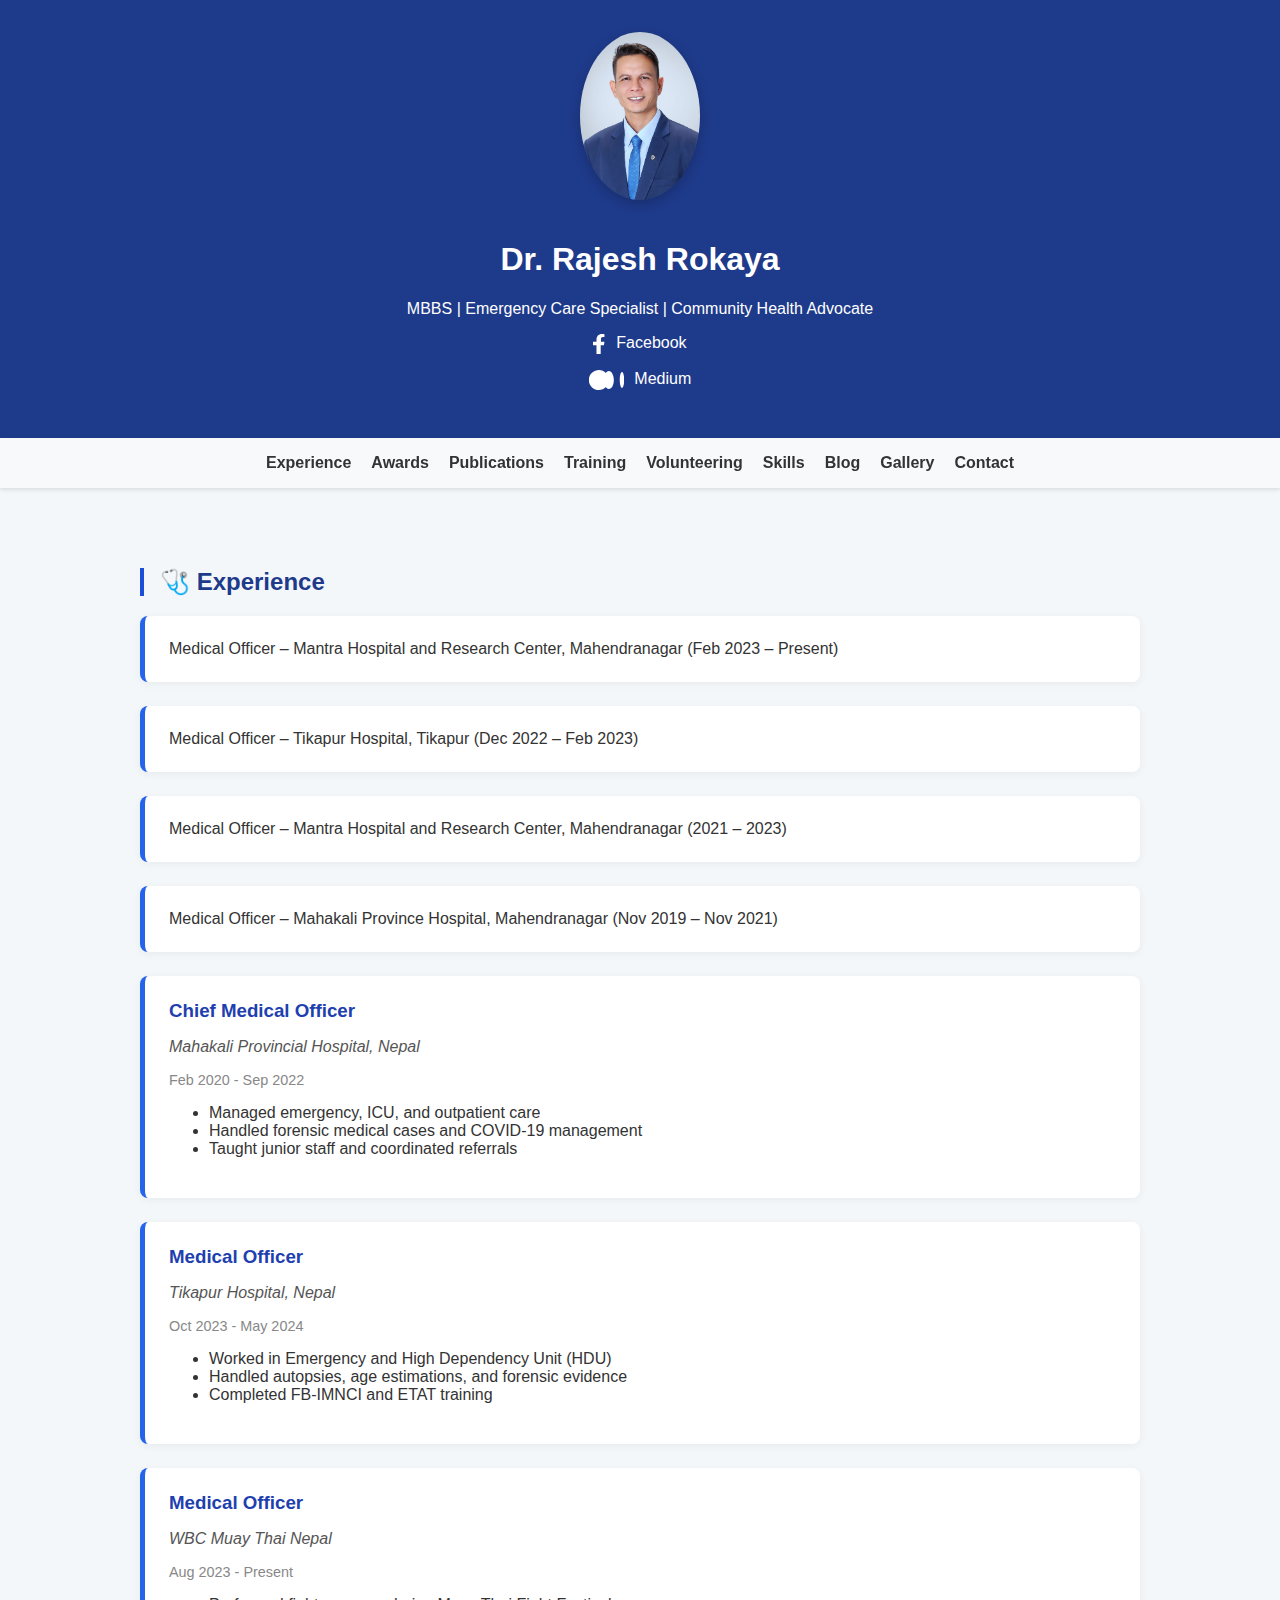
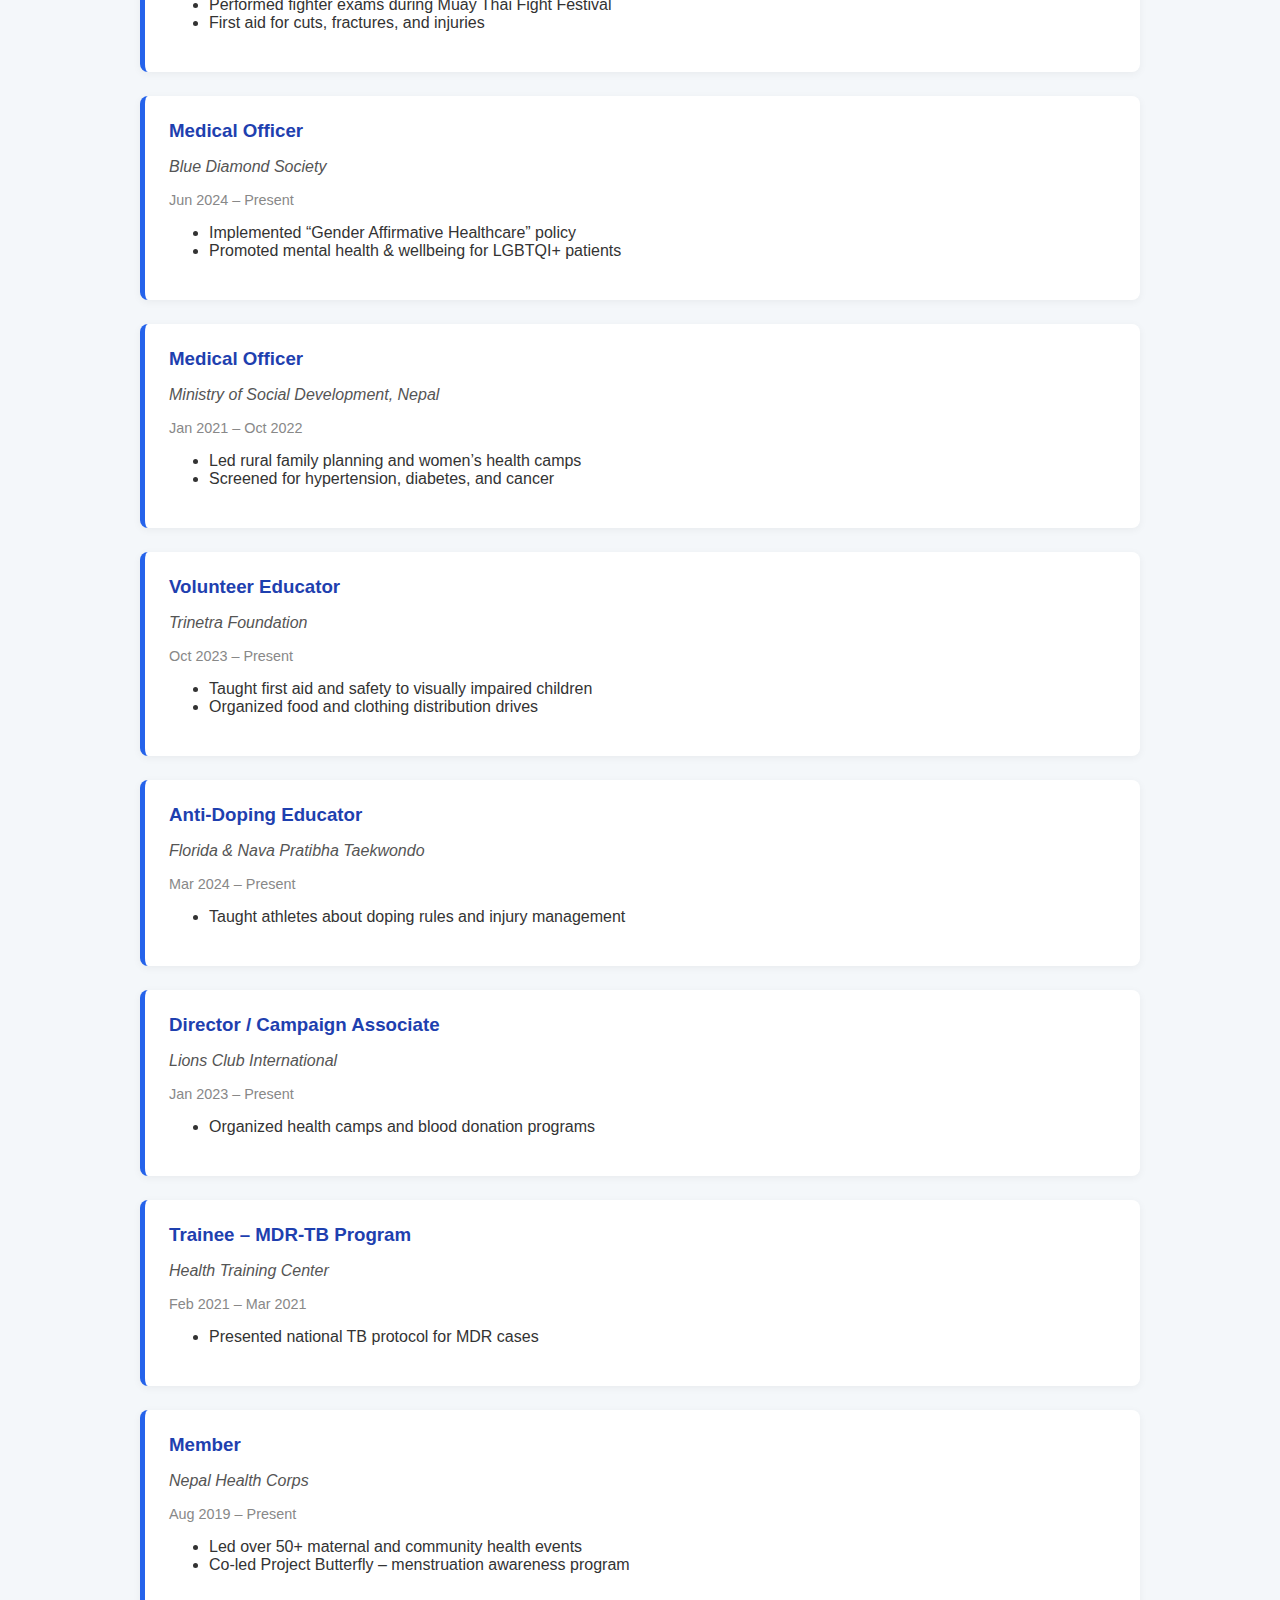
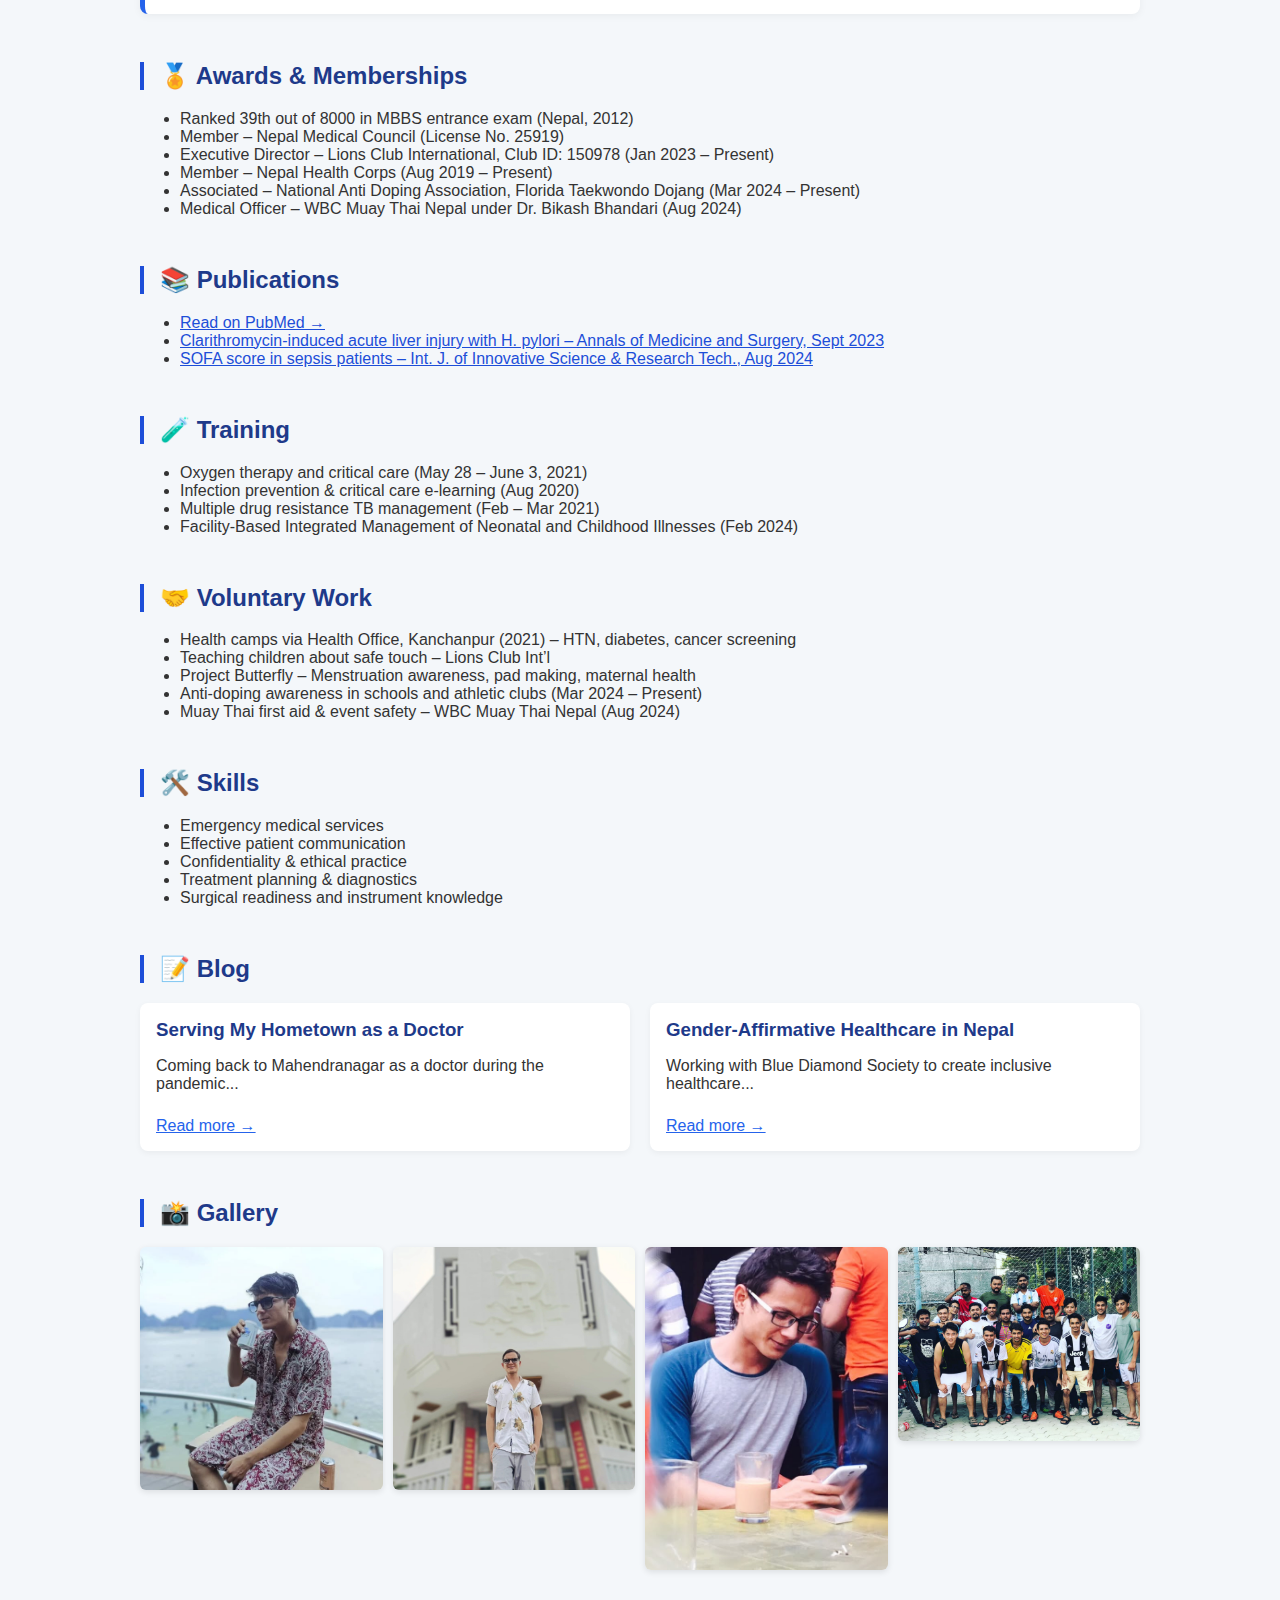
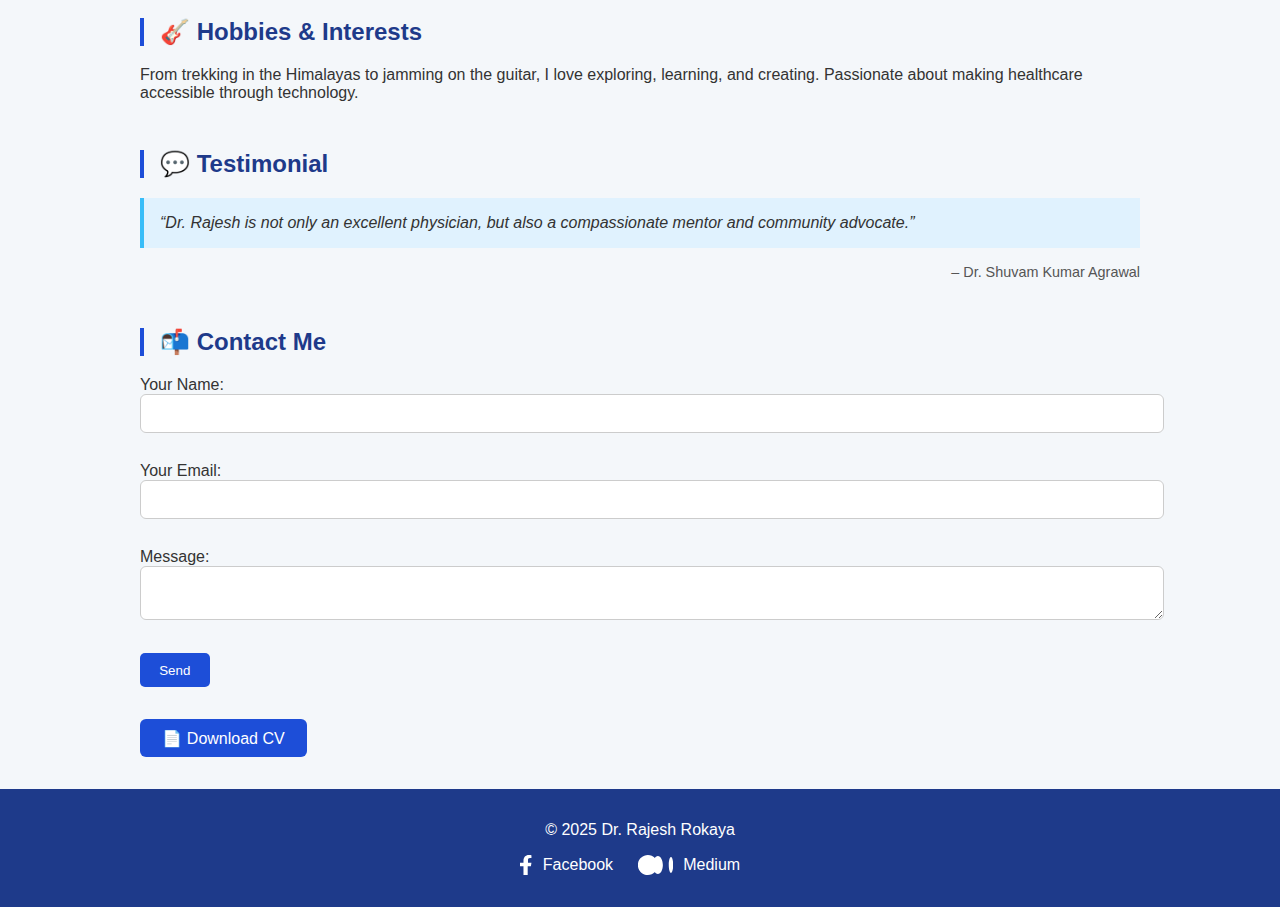
<file: index.html>
<!DOCTYPE html>
<html lang="en">
<head>
  <meta charset="UTF-8" />
  <meta name="viewport" content="width=device-width, initial-scale=1.0"/>
  <title>Dr. Rajesh Rokaya</title>
  <link rel="stylesheet" href="styles.css">
  <link rel="stylesheet" href="https://cdnjs.cloudflare.com/ajax/libs/font-awesome/6.5.0/css/all.min.css" />

</head>

<script>
  // Show button when scrolled down
  window.onscroll = function () {
    const btn = document.getElementById("scrollTopBtn");
    if (document.body.scrollTop > 200 || document.documentElement.scrollTop > 200) {
      btn.style.display = "block";
    } else {
      btn.style.display = "none";
    }
  };

  function scrollToTop() {
    window.scrollTo({ top: 0, behavior: 'smooth' });
  }
</script>

<body>
  <button onclick="scrollToTop()" id="scrollTopBtn" title="Go to top">⬆️</button>

  <header>
    <div class="hero">
      <img src="doctor-profile.jpg" alt="Dr. Rajesh Rokaya" />
      <h1>Dr. Rajesh Rokaya</h1>
      <p>MBBS | Emergency Care Specialist | Community Health Advocate</p>
      <p>
        <a href="https://www.facebook.com/rajesh.rokaya.3" target="_blank" style="color: white; text-decoration: none;">
          <svg xmlns="http://www.w3.org/2000/svg" height="20" viewBox="0 0 320 512" fill="white" style="vertical-align: middle; margin-right: 6px;">
            <path d="M279.14 288l14.22-92.66h-88.91V127.72c0-25.35 12.42-50.06 52.24-50.06H293V6.26S259.5 0 225.36 0C141.09 0 89.09 54.42 89.09 153.36V195.3H0v92.66h89.09V512h107.78V288z"/>
          </svg>
          Facebook
        </a>
      </p>
      <p>   <a href="https://medium.com/@dr.rajeshrokayaofficial" target="_blank" style="color: white; text-decoration: none;">
        <svg xmlns="http://www.w3.org/2000/svg" height="20" viewBox="0 0 1043.63 592.71" fill="white" style="vertical-align: middle; margin-right: 6px;">
          <path d="M588.67 296.35c0 163.7-132.72 296.36-296.36 296.36S-4.05 460.05-4.05 296.35 128.67 0 292.31 0s296.36 132.65 296.36 296.35zM736.88 296.35c0 147.64-65.84 267.31-147.07 267.31s-147.06-119.67-147.06-267.31 65.84-267.3 147.06-267.3 147.07 119.67 147.07 267.3zm306.75 0c0 130.08-29.45 235.52-65.75 235.52s-65.76-105.44-65.76-235.52S941.57 60.83 977.88 60.83s65.75 105.44 65.75 235.52z"/>
        </svg>
        Medium
      </a></p>
    </div>
  </header>

  <nav class="navbar">
    <ul>
      <li><a href="#experience">Experience</a></li>
      <li><a href="#awards">Awards</a></li>
      <li><a href="#publications">Publications</a></li>
      <li><a href="#training">Training</a></li>
      <li><a href="#volunteering">Volunteering</a></li>
      <li><a href="#skills">Skills</a></li>
      <li><a href="#blog">Blog</a></li>
      <li><a href="#gallery">Gallery</a></li>
      <li><a href="#contact">Contact</a></li>
    </ul>
  </nav>

  <main>
    <section id="experience">
      <h2>🩺 Experience</h2>
      <div class="cards">
        <div class="card">Medical Officer – Mantra Hospital and Research Center, Mahendranagar (Feb 2023 – Present)</div>
        <div class="card">Medical Officer – Tikapur Hospital, Tikapur (Dec 2022 – Feb 2023)</div>
        <div class="card">Medical Officer – Mantra Hospital and Research Center, Mahendranagar (2021 – 2023)</div>
        <div class="card">Medical Officer – Mahakali Province Hospital, Mahendranagar (Nov 2019 – Nov 2021)</div>
      </div>
    </section>

    <section id="awards">
      <h2>🏅 Awards & Memberships</h2>
      <ul>
        <li>Ranked 39th out of 8000 in MBBS entrance exam (Nepal, 2012)</li>
        <li>Member – Nepal Medical Council (License No. 25919)</li>
        <li>Executive Director – Lions Club International, Club ID: 150978 (Jan 2023 – Present)</li>
        <li>Member – Nepal Health Corps (Aug 2019 – Present)</li>
        <li>Associated – National Anti Doping Association, Florida Taekwondo Dojang (Mar 2024 – Present)</li>
        <li>Medical Officer – WBC Muay Thai Nepal under Dr. Bikash Bhandari (Aug 2024)</li>
      </ul>
    </section>

    <section id="publications">
      <h2>📚 Publications</h2>
      <ul class="links">
        <li>
          <a href="https://dx.doi.org/10.1097/MS9.0000000000001135" target="_blank">Read on PubMed →</a>
        </li>
      </ul>
    </section>

    <section id="training">
      <h2>🧪 Training</h2>
      <ul>
        <li>Oxygen therapy and critical care (May 28 – June 3, 2021)</li>
        <li>Infection prevention & critical care e-learning (Aug 2020)</li>
        <li>Multiple drug resistance TB management (Feb – Mar 2021)</li>
        <li>Facility-Based Integrated Management of Neonatal and Childhood Illnesses (Feb 2024)</li>
      </ul>
    </section>

    <section id="volunteering">
      <h2>🤝 Voluntary Work</h2>
      <ul>
        <li>Health camps via Health Office, Kanchanpur (2021) – HTN, diabetes, cancer screening</li>
        <li>Teaching children about safe touch – Lions Club Int’l</li>
        <li>Project Butterfly – Menstruation awareness, pad making, maternal health</li>
        <li>Anti-doping awareness in schools and athletic clubs (Mar 2024 – Present)</li>
        <li>Muay Thai first aid & event safety – WBC Muay Thai Nepal (Aug 2024)</li>
      </ul>
    </section>

    <section id="skills">
      <h2>🛠️ Skills</h2>
      <ul>
        <li>Emergency medical services</li>
        <li>Effective patient communication</li>
        <li>Confidentiality & ethical practice</li>
        <li>Treatment planning & diagnostics</li>
        <li>Surgical readiness and instrument knowledge</li>
      </ul>
    </section>

    <section id="blog">
      <h2>📝 Blog</h2>
      <div class="blog-posts">
        <article>
          <h3>Serving My Hometown as a Doctor</h3>
          <p>Coming back to Mahendranagar as a doctor during the pandemic...</p>
          <a href="blog-serving-hometown.html">Read more →</a>
        </article>
        <article>
          <h3>Gender-Affirmative Healthcare in Nepal</h3>
          <p>Working with Blue Diamond Society to create inclusive healthcare...</p>
          <a href="blog-gender-affirmative.html">Read more →</a>
        </article>
      </div>
    </section>

    <section id="gallery">
      <h2>📸 Gallery</h2>
      <div class="gallery">
        <img src="gallery/img.jpg" alt="Health Camp" />
        <img src="gallery/img1.jpg" alt="Muay Thai Medical Team" />
        <img src="gallery/img2.jpg" alt="LGBTQ Health Project" />
        <img src="gallery/img3.jpg" alt="Trinetra Foundation Visit" />
      </div>
    </section>

    <section id="hobbies">
      <h2>🎸 Hobbies & Interests</h2>
      <p>From trekking in the Himalayas to jamming on the guitar, I love exploring, learning, and creating. Passionate about making healthcare accessible through technology.</p>
    </section>

    <section id="testimonials">
      <h2>💬 Testimonial</h2>
      <blockquote>
        “Dr. Rajesh is not only an excellent physician, but also a compassionate mentor and community advocate.”
      </blockquote>
      <p class="author">– Dr. Shuvam Kumar Agrawal</p>
    </section>

    <section id="contact">
      <h2>📬 Contact Me</h2>
      <form name="contact" method="POST" netlify>
        <p>
          <label>Your Name: <input type="text" name="name" required/></label>
        </p>
        <p>
          <label>Your Email: <input type="email" name="email" required/></label>
        </p>
        <p>
          <label>Message: <textarea name="message" required></textarea></label>
        </p>
        <p>
          <button type="submit">Send</button>
        </p>
      </form>
    </section>

    <section class="center">
      <a href="CV_Rajesh_Rokaya.pdf" download class="btn">📄 Download CV</a>
    </section>
  </main>

  <footer>
    <p>&copy; 2025 Dr. Rajesh Rokaya</p>
    <p>
      <a href="https://www.facebook.com/rajesh.rokaya.3" target="_blank" style="color: white; text-decoration: none;">
        <svg xmlns="http://www.w3.org/2000/svg" height="20" viewBox="0 0 320 512" fill="white" style="vertical-align: middle; margin-right: 6px;">
          <path d="M279.14 288l14.22-92.66h-88.91V127.72c0-25.35 12.42-50.06 52.24-50.06H293V6.26S259.5 0 225.36 0C141.09 0 89.09 54.42 89.09 153.36V195.3H0v92.66h89.09V512h107.78V288z"/>
        </svg>
        Facebook
      </a>
      <a href="https://medium.com/@dr.rajeshrokayaofficial" target="_blank" style="color: white; text-decoration: none;">
        <svg xmlns="http://www.w3.org/2000/svg" height="20" viewBox="0 0 1043.63 592.71" fill="white" style="vertical-align: middle; margin-right: 6px;">
          <path d="M588.67 296.35c0 163.7-132.72 296.36-296.36 296.36S-4.05 460.05-4.05 296.35 128.67 0 292.31 0s296.36 132.65 296.36 296.35zM736.88 296.35c0 147.64-65.84 267.31-147.07 267.31s-147.06-119.67-147.06-267.31 65.84-267.3 147.06-267.3 147.07 119.67 147.07 267.3zm306.75 0c0 130.08-29.45 235.52-65.75 235.52s-65.76-105.44-65.76-235.52S941.57 60.83 977.88 60.83s65.75 105.44 65.75 235.52z"/>
        </svg>
        Medium
      </a>
    </p>
  </footer>
  
  <script src="script.js"></script>
</body>
</html>
</file>
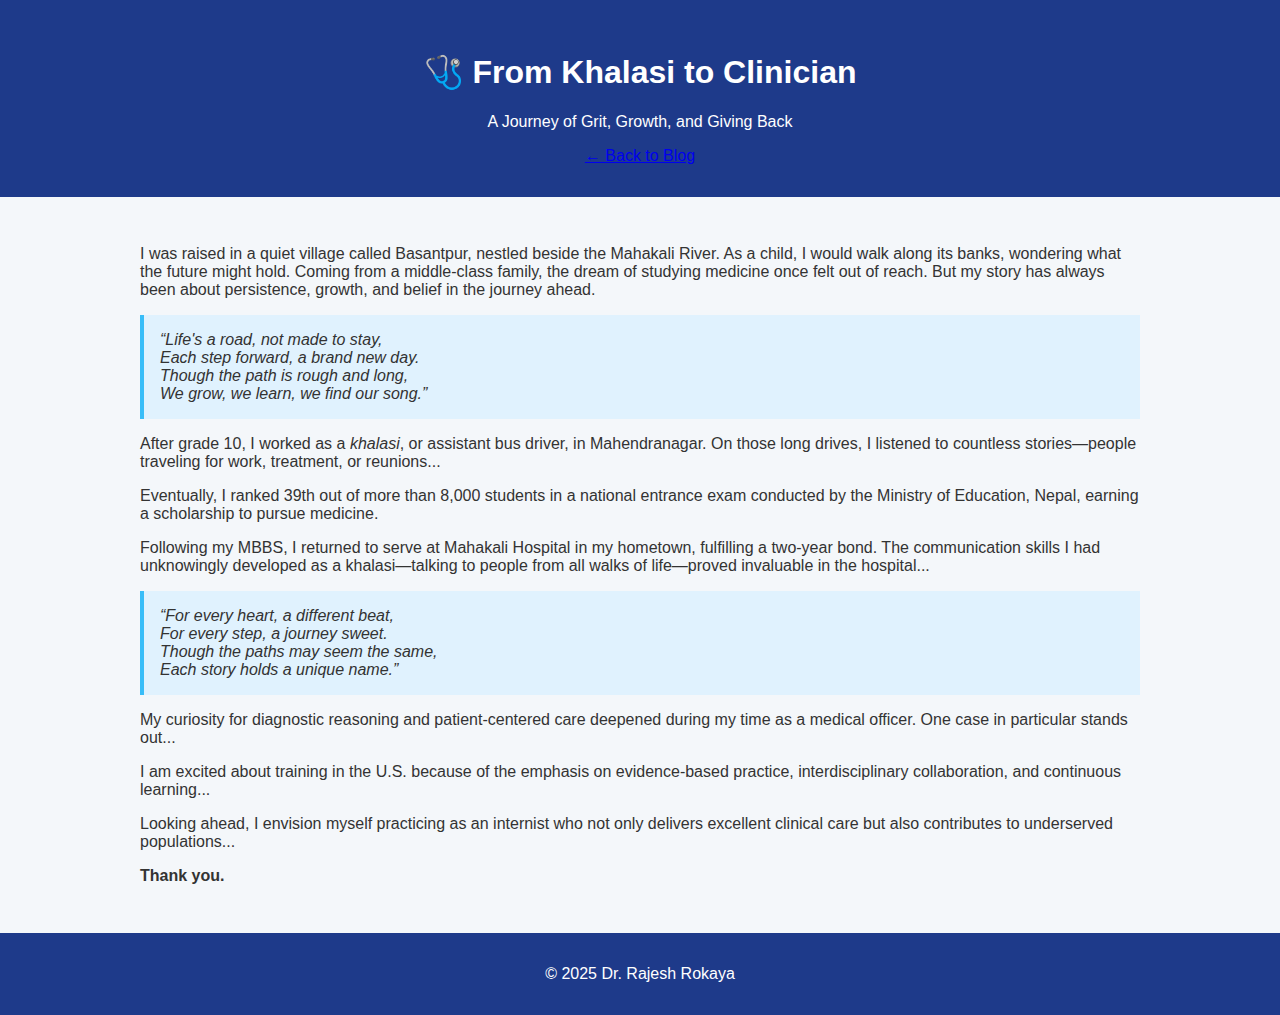
<file: blog-from-khalasi-to-doctor.html>
<!DOCTYPE html>
<html lang="en">
<head>
  <meta charset="UTF-8" />
  <meta name="viewport" content="width=device-width, initial-scale=1.0"/>
  <title>From Khalasi to Clinician – Dr. Rajesh Rokaya</title>
  <link rel="stylesheet" href="styles.css" />
</head>
<body>
  <header class="site-header">
    <div class="container">
      <h1>🩺 From Khalasi to Clinician</h1>
      <p class="subtitle">A Journey of Grit, Growth, and Giving Back</p>
      <nav class="nav-link">
        <a href="blog.html" class="back-link">← Back to Blog</a>
      </nav>
    </div>
  </header>

  <main class="blog-content container">
    <article class="blog-article">
      <p>I was raised in a quiet village called Basantpur, nestled beside the Mahakali River. As a child, I would walk along its banks, wondering what the future might hold. Coming from a middle-class family, the dream of studying medicine once felt out of reach. But my story has always been about persistence, growth, and belief in the journey ahead.</p>

      <blockquote>
        “Life's a road, not made to stay,<br>
        Each step forward, a brand new day.<br>
        Though the path is rough and long,<br>
        We grow, we learn, we find our song.”
      </blockquote>

      <p>After grade 10, I worked as a <em>khalasi</em>, or assistant bus driver, in Mahendranagar. On those long drives, I listened to countless stories—people traveling for work, treatment, or reunions...</p>

      <p>Eventually, I ranked 39th out of more than 8,000 students in a national entrance exam conducted by the Ministry of Education, Nepal, earning a scholarship to pursue medicine.</p>

      <p>Following my MBBS, I returned to serve at Mahakali Hospital in my hometown, fulfilling a two-year bond. The communication skills I had unknowingly developed as a khalasi—talking to people from all walks of life—proved invaluable in the hospital...</p>

      <blockquote>
        “For every heart, a different beat,<br>
        For every step, a journey sweet.<br>
        Though the paths may seem the same,<br>
        Each story holds a unique name.”
      </blockquote>

      <p>My curiosity for diagnostic reasoning and patient-centered care deepened during my time as a medical officer. One case in particular stands out...</p>

      <p>I am excited about training in the U.S. because of the emphasis on evidence-based practice, interdisciplinary collaboration, and continuous learning...</p>

      <p>Looking ahead, I envision myself practicing as an internist who not only delivers excellent clinical care but also contributes to underserved populations...</p>

      <p><strong>Thank you.</strong></p>
    </article>
  </main>

  <footer class="site-footer">
    <div class="container">
      <p>&copy; 2025 Dr. Rajesh Rokaya</p>
    </div>
  </footer>
</body>
</html>
</file>
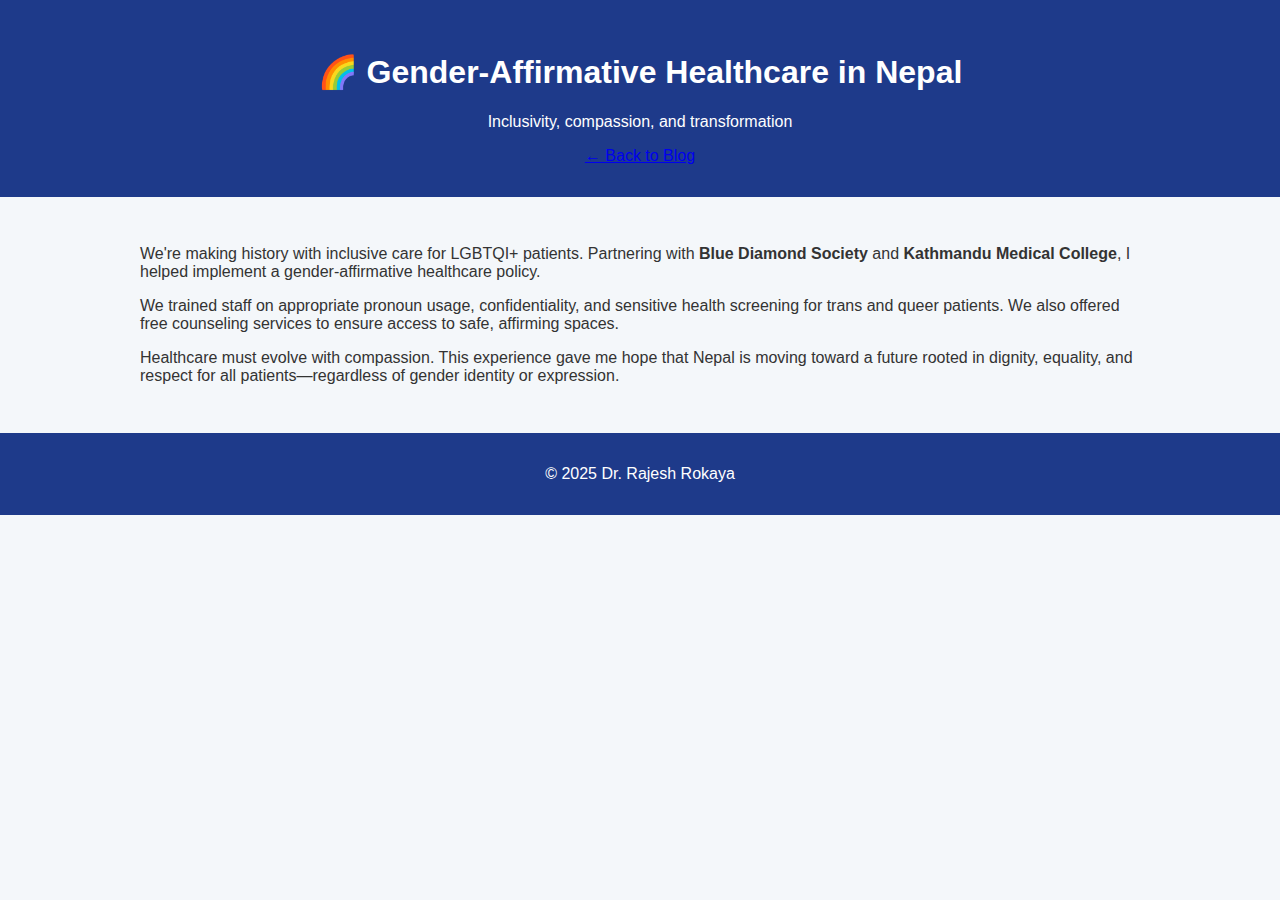
<file: blog-gender-affirmative-healthcare.html>
<!DOCTYPE html>
<html lang="en">
<head>
  <meta charset="UTF-8" />
  <meta name="viewport" content="width=device-width, initial-scale=1.0"/>
  <title>Gender-Affirmative Healthcare – Dr. Rajesh Rokaya</title>
  <link rel="stylesheet" href="styles.css" />
</head>
<body>
  <header class="site-header">
    <div class="hero-image">
      <div class="hero-text">
        <h1>🌈 Gender-Affirmative Healthcare in Nepal</h1>
        <p class="subtitle">Inclusivity, compassion, and transformation</p>
        <nav class="nav-link">
          <a href="blog.html" class="back-link">← Back to Blog</a>
        </nav>
      </div>
    </div>
  </header>

  <main class="blog-content container">
    <article class="blog-article">
      <p>We're making history with inclusive care for LGBTQI+ patients. Partnering with <strong>Blue Diamond Society</strong> and <strong>Kathmandu Medical College</strong>, I helped implement a gender-affirmative healthcare policy.</p>

      <p>We trained staff on appropriate pronoun usage, confidentiality, and sensitive health screening for trans and queer patients. We also offered free counseling services to ensure access to safe, affirming spaces.</p>

      <p>Healthcare must evolve with compassion. This experience gave me hope that Nepal is moving toward a future rooted in dignity, equality, and respect for all patients—regardless of gender identity or expression.</p>
    </article>
  </main>

  <footer class="site-footer">
    <div class="container">
      <p>&copy; 2025 Dr. Rajesh Rokaya</p>
    </div>
  </footer>
</body>
</html>
</file>
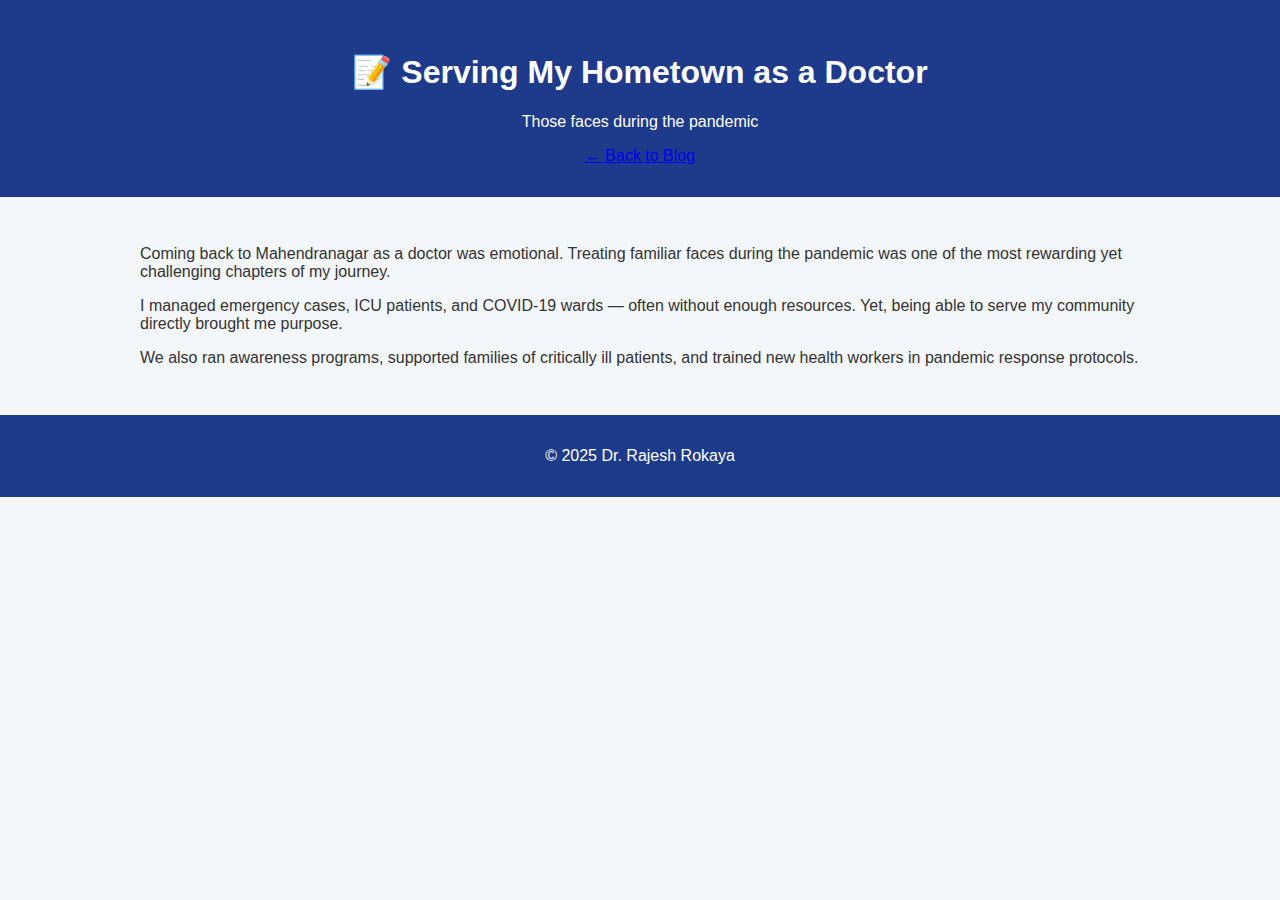
<file: blog-serving-hometown.html>
<!DOCTYPE html>
<html lang="en">
<head>
  <meta charset="UTF-8" />
  <meta name="viewport" content="width=device-width, initial-scale=1.0"/>
  <title>Serving My Hometown – Dr. Rajesh Rokaya</title>
  <link rel="stylesheet" href="styles.css" />
</head>
<body>
  <header class="site-header">
    <div class="container">
      <h1>📝 Serving My Hometown as a Doctor</h1>
      <p class="subtitle">Those faces during the pandemic</p>
      <nav class="nav-link">
        <a href="blog.html" class="back-link">← Back to Blog</a>
      </nav>
    </div>
  </header>
  <main>
    <article>
      <p>Coming back to Mahendranagar as a doctor was emotional. Treating familiar faces during the pandemic was one of the most rewarding yet challenging chapters of my journey.</p>
      <p>I managed emergency cases, ICU patients, and COVID-19 wards — often without enough resources. Yet, being able to serve my community directly brought me purpose.</p>
      <p>We also ran awareness programs, supported families of critically ill patients, and trained new health workers in pandemic response protocols.</p>
    </article>
  </main>

  <footer>
    <p>&copy; 2025 Dr. Rajesh Rokaya</p>
  </footer>
</body>
</html>
</file>
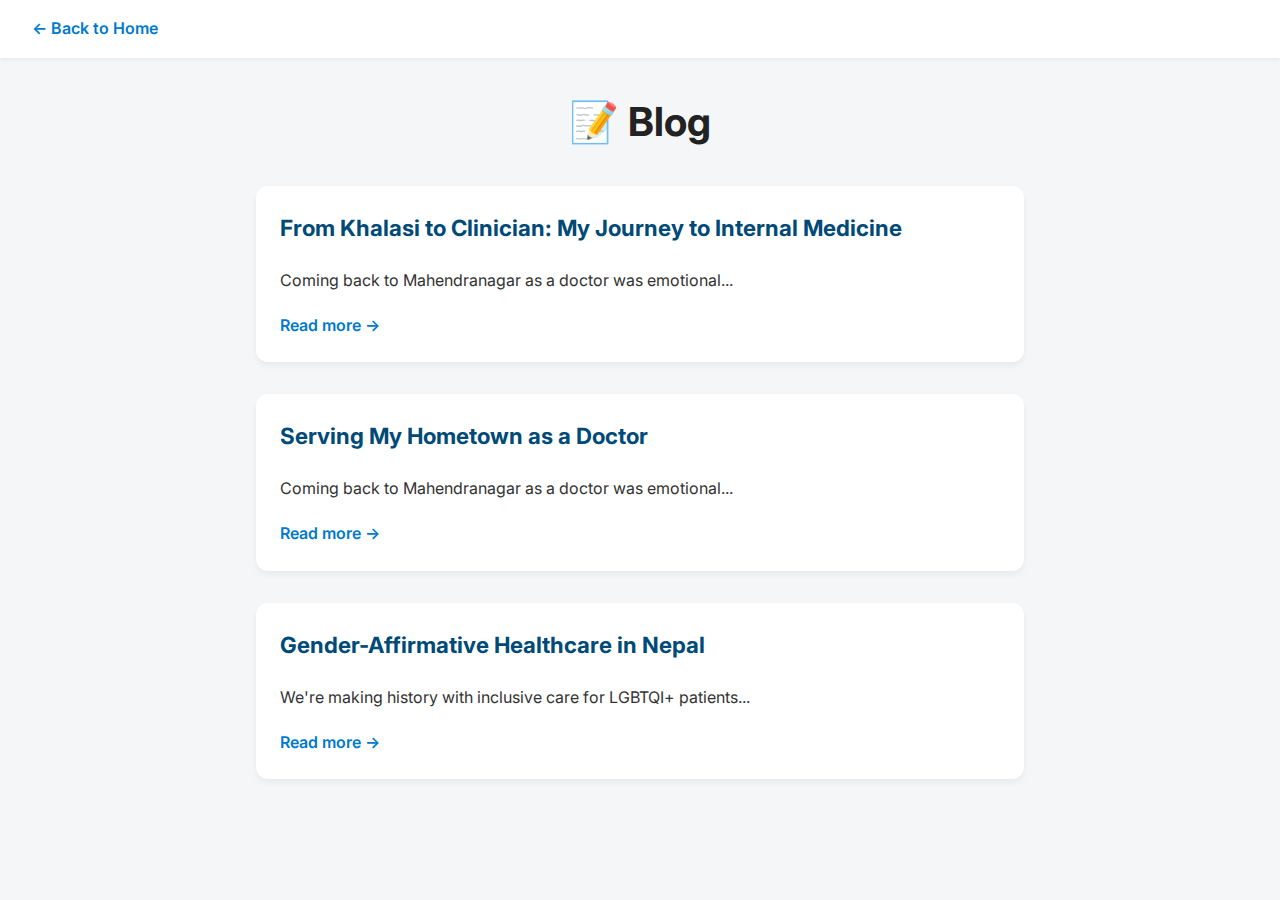
<file: blog.html>
<!DOCTYPE html>
<html lang="en">
<head>
  <meta charset="UTF-8" />
  <meta name="viewport" content="width=device-width, initial-scale=1.0"/>
  <title>Blog – Dr. Rajesh Rokaya</title>
  <link rel="preconnect" href="https://fonts.googleapis.com">
  <link rel="preconnect" href="https://fonts.gstatic.com" crossorigin>
  <link href="https://fonts.googleapis.com/css2?family=Inter:wght@400;600;700&display=swap" rel="stylesheet">
  <style>
    * {
      box-sizing: border-box;
    }

    body {
      font-family: 'Inter', sans-serif;
      margin: 0;
      padding: 0;
      background-color: #f4f6f8;
      color: #333;
      line-height: 1.6;
    }

    nav {
      background-color: #ffffff;
      padding: 1rem 2rem;
      box-shadow: 0 2px 4px rgba(0,0,0,0.05);
    }

    .back-home {
      text-decoration: none;
      color: #007acc;
      font-weight: 600;
    }

    main {
      max-width: 800px;
      margin: 2rem auto;
      padding: 0 1rem;
    }

    h1 {
      text-align: center;
      font-size: 2.5rem;
      margin-bottom: 2rem;
      color: #222;
    }

    .blog-posts {
      display: grid;
      gap: 2rem;
    }

    article {
      background-color: #fff;
      border-radius: 12px;
      padding: 1.5rem;
      box-shadow: 0 4px 6px rgba(0,0,0,0.05);
      transition: transform 0.2s ease, box-shadow 0.2s ease;
    }

    article:hover {
      transform: translateY(-4px);
      box-shadow: 0 8px 12px rgba(0,0,0,0.08);
    }

    article h3 {
      margin-top: 0;
      font-size: 1.4rem;
      color: #004a77;
    }

    article p {
      margin: 0.8rem 0 1.2rem;
    }

    article a {
      text-decoration: none;
      color: #007acc;
      font-weight: 600;
    }

    article a:hover {
      text-decoration: underline;
    }
  </style>
</head>
<body>
  <nav>
    <a href="index.html" class="back-home">← Back to Home</a>
  </nav>

  <main>
    <h1>📝 Blog</h1>
    <div class="blog-posts">
      <article>
        <h3>From Khalasi to Clinician: My Journey to Internal Medicine</h3>
        <p>Coming back to Mahendranagar as a doctor was emotional...</p>
        <a href="blog-from-khalasi-to-doctor.html">Read more →</a>
      </article>
      <article>
        <h3>Serving My Hometown as a Doctor</h3>
        <p>Coming back to Mahendranagar as a doctor was emotional...</p>
        <a href="blog-serving-hometown.html">Read more →</a>
      </article>
      <article>
        <h3>Gender-Affirmative Healthcare in Nepal</h3>
        <p>We're making history with inclusive care for LGBTQI+ patients...</p>
        <a href="blog-gender-affirmative-healthcare.html">Read more →</a>
      </article>
    </div>
  </main>
</body>
</html>
</file>
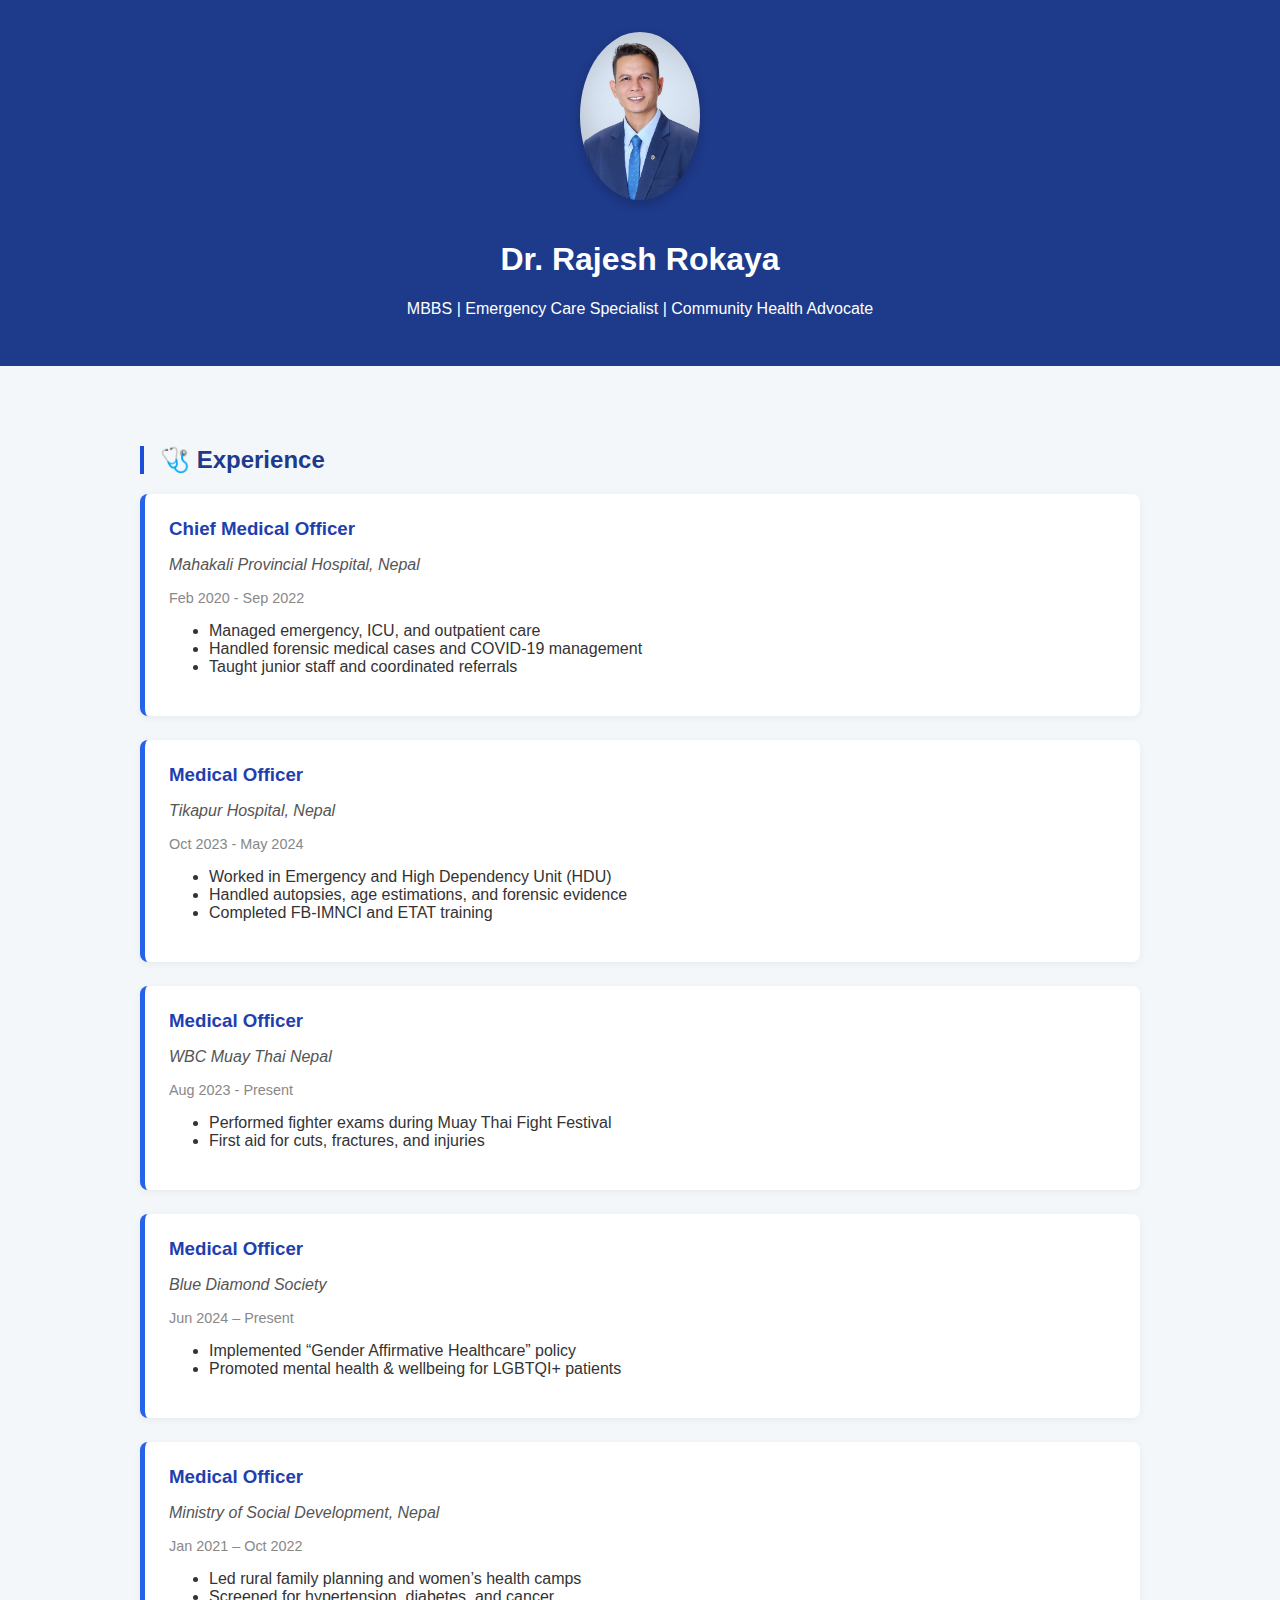
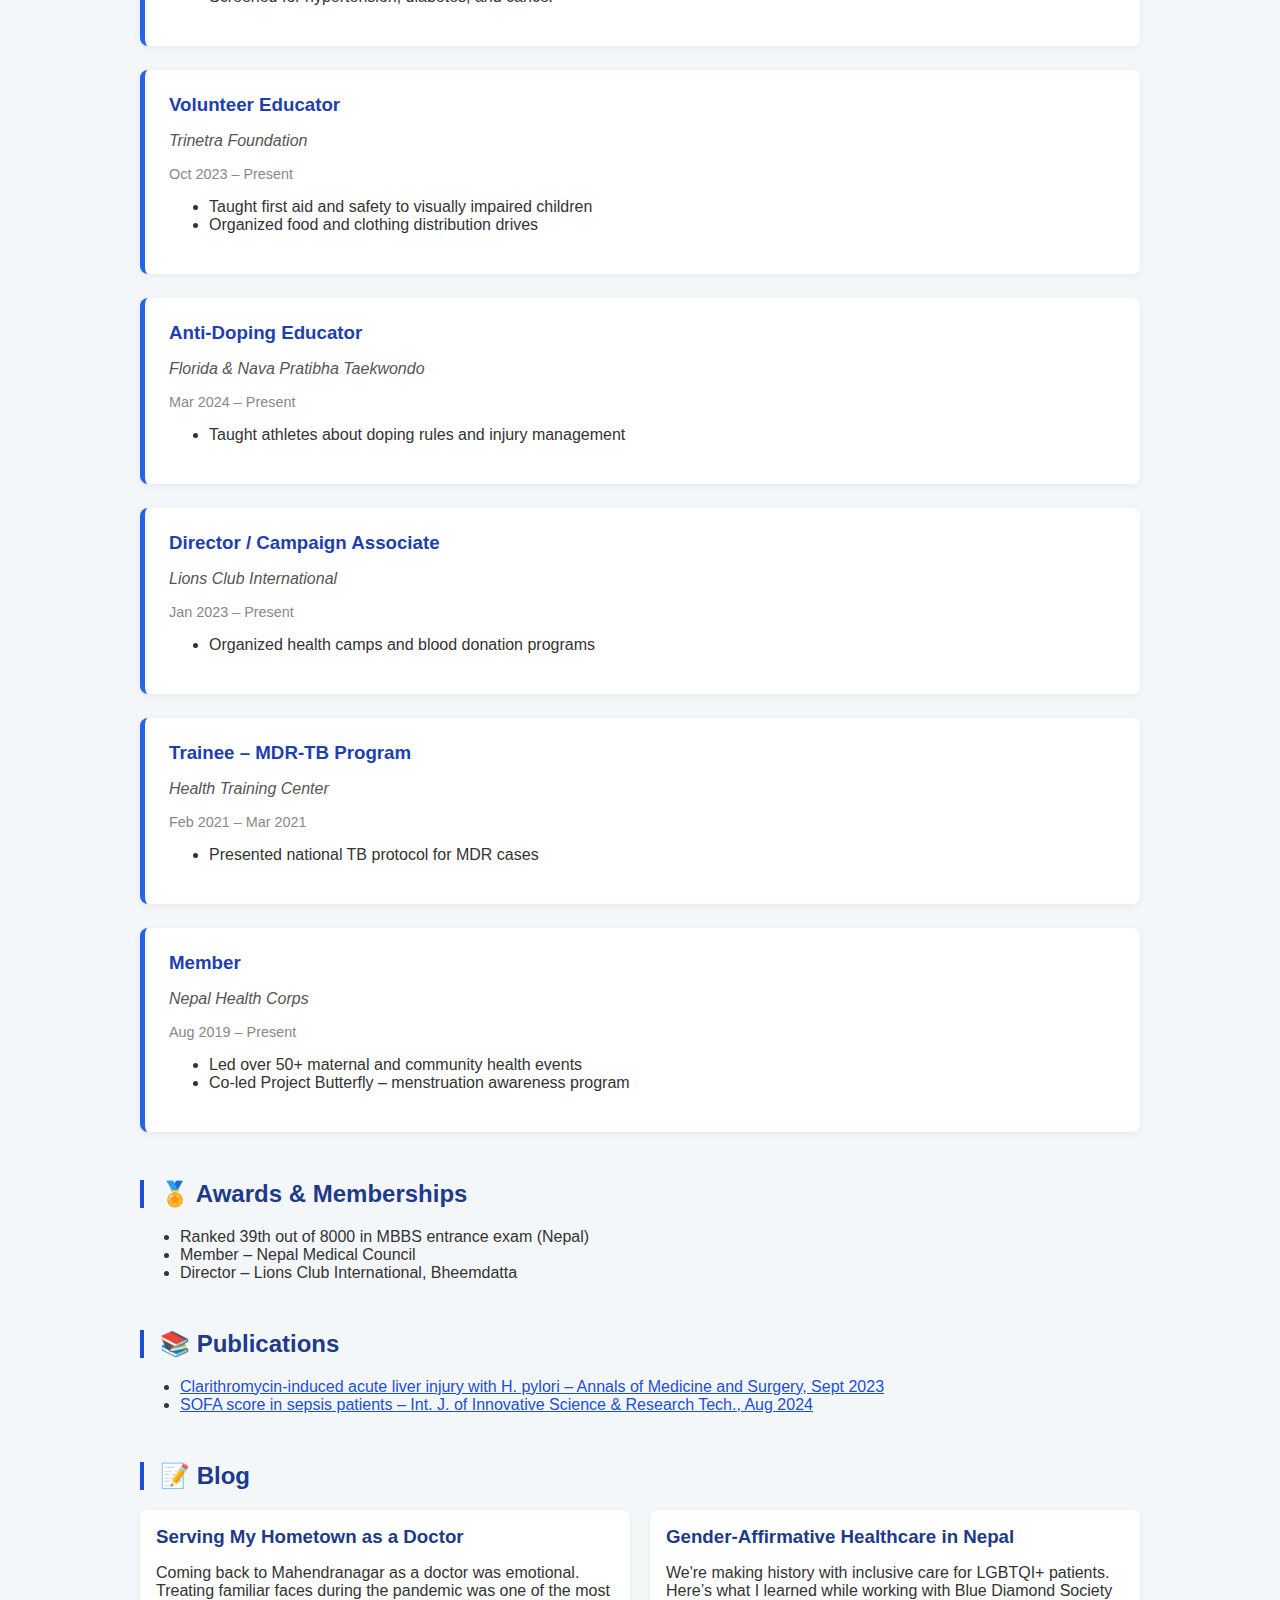
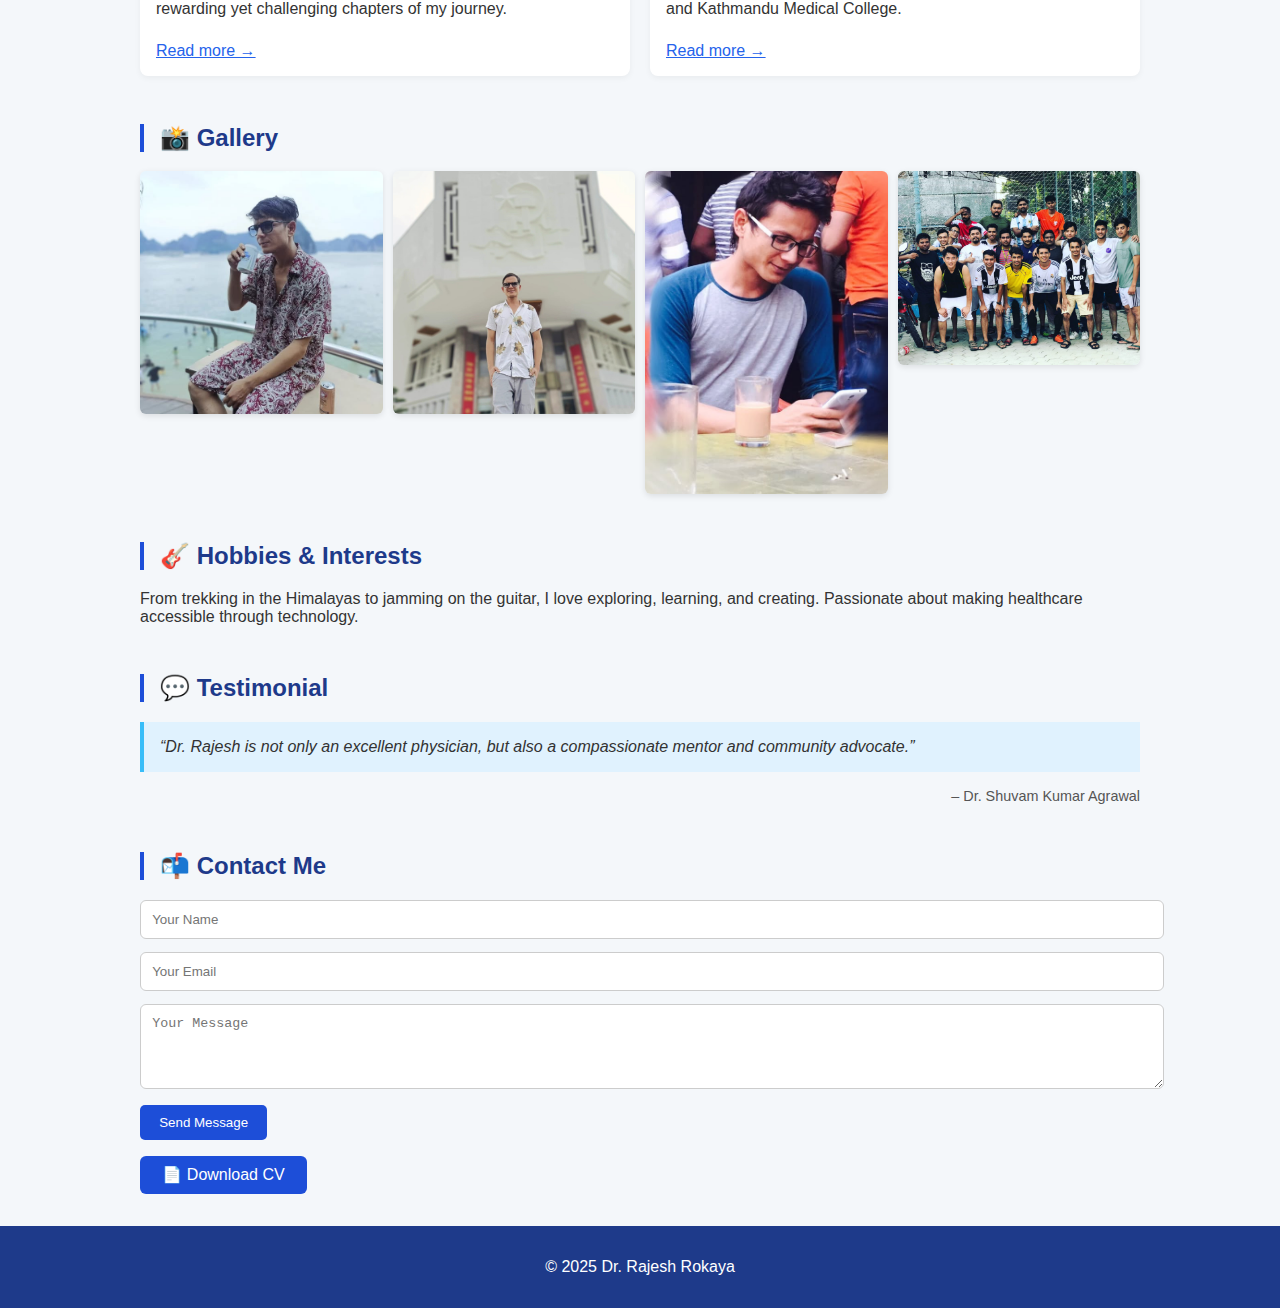
<file: rajesh.html>
<!DOCTYPE html>
<html lang="en">
<head>
  <meta charset="UTF-8" />
  <meta name="viewport" content="width=device-width, initial-scale=1.0"/>
  <title>Dr. Rajesh Rokaya</title>
  <link rel="stylesheet" href="styles.css">
</head>
<body>
  <header>
    <div class="hero">
      <img src="doctor-profile.jpg" alt="Dr. Rajesh Rokaya" />
      <h1>Dr. Rajesh Rokaya</h1>
      <p>MBBS | Emergency Care Specialist | Community Health Advocate</p>
    </div>
  </header>

  <main>
    <section id="experience">
      <h2>🩺 Experience</h2>
      <div class="cards"></div>
    </section>

    <section id="awards">
      <h2>🏅 Awards & Memberships</h2>
      <ul>
        <li>Ranked 39th out of 8000 in MBBS entrance exam (Nepal)</li>
        <li>Member – Nepal Medical Council</li>
        <li>Director – Lions Club International, Bheemdatta</li>
      </ul>
    </section>

    <section id="publications">
      <h2>📚 Publications</h2>
      <ul class="links"></ul>
    </section>
<!-- Blog Section -->
<section id="blog">
  <h2>📝 Blog</h2>
  <div class="blog-posts">
    <article>
      <h3>Serving My Hometown as a Doctor</h3>
      <p>Coming back to Mahendranagar as a doctor was emotional. Treating familiar faces during the pandemic was one of the most rewarding yet challenging chapters of my journey.</p>
      <a href="#">Read more →</a>
    </article>
    <article>
      <h3>Gender-Affirmative Healthcare in Nepal</h3>
      <p>We're making history with inclusive care for LGBTQI+ patients. Here’s what I learned while working with Blue Diamond Society and Kathmandu Medical College.</p>
      <a href="#">Read more →</a>
    </article>
  </div>
</section>

<!-- Gallery Section -->
<section id="gallery">
  <h2>📸 Gallery</h2>
  <div class="gallery">
    <img src="gallery/img.jpg" alt="Health Camp" />
    <img src="gallery/img1.jpg" alt="Muay Thai Medical Team" />
    <img src="gallery/img2.jpg" alt="LGBTQ Health Project" />
    <img src="gallery/img3.jpg" alt="Trinetra Foundation Visit" />
  </div>
</section>

    <section id="hobbies">
      <h2>🎸 Hobbies & Interests</h2>
      <p>From trekking in the Himalayas to jamming on the guitar, I love exploring, learning, and creating. Passionate about making healthcare accessible through technology.</p>
    </section>

    <section id="testimonials">
      <h2>💬 Testimonial</h2>
      <blockquote>
        “Dr. Rajesh is not only an excellent physician, but also a compassionate mentor and community advocate.”
      </blockquote>
      <p class="author">– Dr. Shuvam Kumar Agrawal</p>
    </section>

    <section id="contact">
      <h2>📬 Contact Me</h2>
      <form>
        <input type="text" placeholder="Your Name" required />
        <input type="email" placeholder="Your Email" required />
        <textarea placeholder="Your Message" rows="4" required></textarea>
        <button type="submit">Send Message</button>
      </form>
    </section>

    <section class="center">
      <a href="CV_Rajesh_Rokaya.pdf" download class="btn">📄 Download CV</a>
    </section>
  </main>

  <footer>
    <p>&copy; 2025 Dr. Rajesh Rokaya</p>
  </footer>

  <script src="script.js"></script>
</body>
</html>
</file>
<file: styles.css>
body {
  font-family: Arial, sans-serif;
  margin: 0;
  background: #f4f7fa;
  color: #333;
}

header {
  background: #1e3a8a;
  color: white;
  padding: 2rem;
  text-align: center;
}

.hero img {
  width: 120px;
  border-radius: 50%;
  margin-bottom: 1rem;
  box-shadow: 0 4px 12px rgba(0,0,0,0.2);
}

main {
  padding: 2rem;
  max-width: 1000px;
  margin: auto;
}

h2 {
  color: #1e3a8a;
  margin-top: 3rem;
  border-left: 4px solid #1d4ed8;
  padding-left: 1rem;
}

.cards {
  display: flex;
  flex-direction: column;
  gap: 1.5rem;
  margin-top: 1rem;
}

.card {
  background: white;
  padding: 1.5rem;
  border-left: 5px solid #2563eb;
  border-radius: 8px;
  box-shadow: 0 2px 8px rgba(0,0,0,0.05);
}

.card h3 {
  color: #1e40af;
  margin: 0;
}

.card .location {
  font-style: italic;
  color: #555;
}

.card .duration {
  color: #888;
  font-size: 0.9rem;
}

ul.links a {
  color: #1d4ed8;
  text-decoration: underline;
}

blockquote {
  background: #e0f2fe;
  padding: 1rem;
  font-style: italic;
  border-left: 4px solid #38bdf8;
  margin: 1rem 0;
}

.author {
  text-align: right;
  font-size: 0.9rem;
  color: #555;
}

form input, form textarea {
  width: 100%;
  padding: 0.7rem;
  margin-bottom: 0.8rem;
  border: 1px solid #ccc;
  border-radius: 6px;
}

form button {
  padding: 0.6rem 1.2rem;
  background: #1d4ed8;
  color: white;
  border: none;
  border-radius: 5px;
  cursor: pointer;
}

form button:hover {
  background: #2563eb;
}

.btn {
  display: inline-block;
  margin-top: 1rem;
  padding: 0.6rem 1.4rem;
  background: #1d4ed8;
  color: white;
  text-decoration: none;
  border-radius: 6px;
}

footer {
  text-align: center;
  padding: 1rem;
  background: #1e3a8a;
  color: white;
}
/* Blog Section */
#blog .blog-posts {
  display: grid;
  grid-template-columns: 1fr 1fr;
  gap: 20px;
  margin-top: 1rem;
}

#blog article {
  background: #fff;
  padding: 1rem;
  border-radius: 8px;
  box-shadow: 0 2px 6px rgba(0,0,0,0.05);
}

#blog h3 {
  margin: 0 0 0.5rem;
  color: #1e3a8a;
}

#blog a {
  display: inline-block;
  margin-top: 0.5rem;
  color: #2563eb;
  text-decoration: underline;
}

/* Gallery Section */
#gallery .gallery {
  display: grid;
  grid-template-columns: repeat(auto-fit, minmax(200px, 1fr));
  gap: 10px;
  margin-top: 1rem;
}

#gallery img {
  width: 100%;
  border-radius: 6px;
  box-shadow: 0 2px 6px rgba(0,0,0,0.1);
  object-fit: cover;
}

.navbar {
  background-color: #f8f9fa;
  padding: 1em;
  box-shadow: 0 2px 4px rgba(0,0,0,0.1);
  position: sticky;
  top: 0;
  z-index: 999;
}

.navbar ul {
  list-style: none;
  display: flex;
  justify-content: center;
  flex-wrap: wrap;
  gap: 20px;
  margin: 0;
  padding: 0;
}

.navbar a {
  text-decoration: none;
  color: #333;
  font-weight: 600;
  transition: color 0.3s ease;
}

.navbar a:hover {
  color: #0077cc;
}
.back-home {
  color: #0056b3;
  font-weight: 600;
  text-decoration: none;
  padding: 0.25em 0;
  display: inline-block;
  transition: color 0.3s ease;
}

.back-home:hover {
  color: #003f7f;
  text-decoration: underline;
}
.footer-link {
  color: white;
  text-decoration: none;
}

.footer-link:hover {
  text-decoration: underline;
}
#scrollTopBtn {
  display: none;
  position: fixed;
  bottom: 30px;
  right: 30px;
  z-index: 99;
  font-size: 18px;
  border: none;
  outline: none;
  background-color: #444;
  color: white;
  cursor: pointer;
  padding: 12px 16px;
  border-radius: 50%;
  box-shadow: 0 2px 5px rgba(0,0,0,0.3);
  transition: background-color 0.3s ease;
}

#scrollTopBtn:hover {
  background-color: #222;
}
footer a {
  margin-right: 20px;
}
</file>
